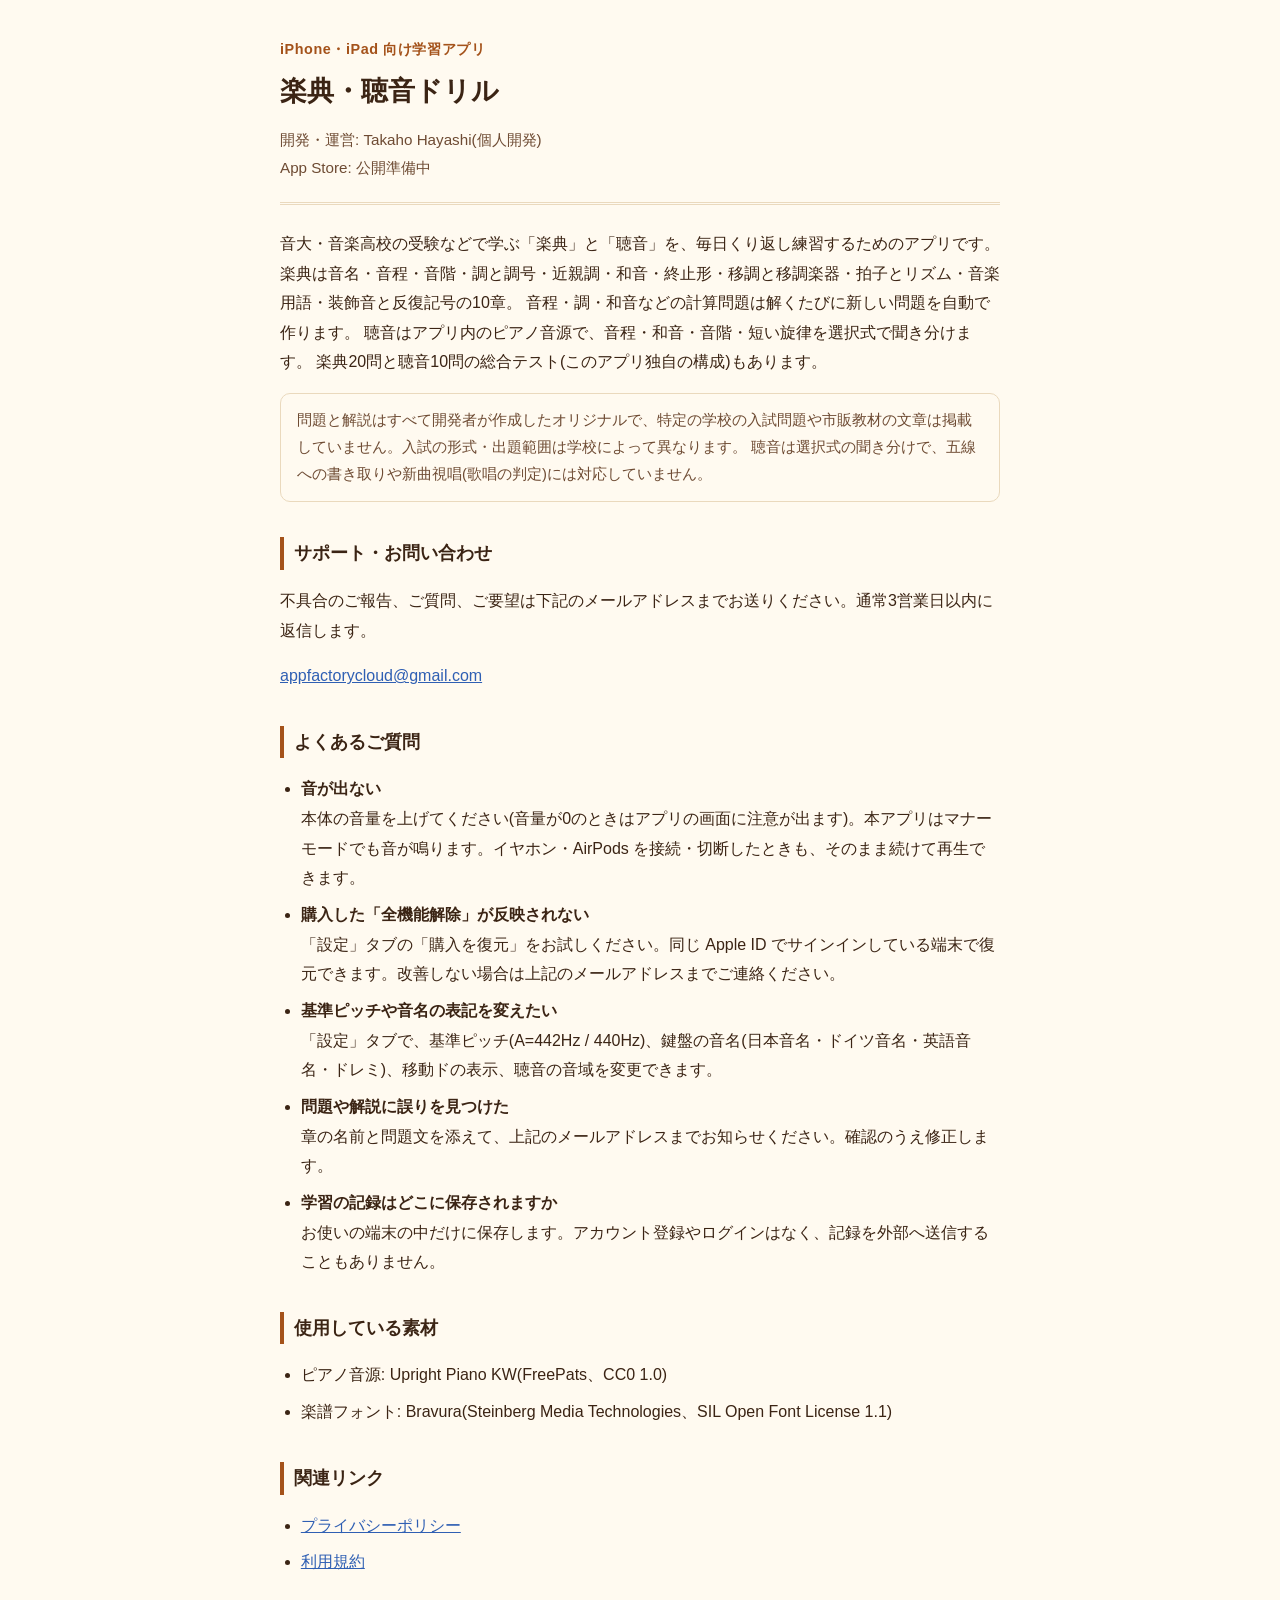
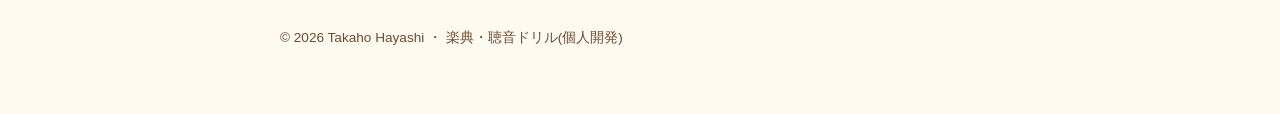
<file: docs/index.html>
<!DOCTYPE html>
<html lang="ja">
<head>
<meta charset="UTF-8">
<meta name="viewport" content="width=device-width, initial-scale=1.0">
<title>楽典・聴音ドリル | サポート</title>
<meta name="description" content="iPhone・iPad 向けの楽典と聴音の練習アプリ「楽典・聴音ドリル」のサポートページです。">
<link rel="stylesheet" href="style.css">
</head>
<body>

<header>
<p class="eyebrow">iPhone・iPad 向け学習アプリ</p>
<h1>楽典・聴音ドリル</h1>
<p class="meta">開発・運営: Takaho Hayashi(個人開発)<br>
App Store: <!-- APP_STORE_LINK: 公開後に https://apps.apple.com/jp/app/id〇〇〇 へのリンクに置き換える -->公開準備中</p>
</header>

<p>
音大・音楽高校の受験などで学ぶ「楽典」と「聴音」を、毎日くり返し練習するためのアプリです。
楽典は音名・音程・音階・調と調号・近親調・和音・終止形・移調と移調楽器・拍子とリズム・音楽用語・装飾音と反復記号の10章。
音程・調・和音などの計算問題は解くたびに新しい問題を自動で作ります。
聴音はアプリ内のピアノ音源で、音程・和音・音階・短い旋律を選択式で聞き分けます。
楽典20問と聴音10問の総合テスト(このアプリ独自の構成)もあります。
</p>
<p class="note">
問題と解説はすべて開発者が作成したオリジナルで、特定の学校の入試問題や市販教材の文章は掲載していません。入試の形式・出題範囲は学校によって異なります。
聴音は選択式の聞き分けで、五線への書き取りや新曲視唱(歌唱の判定)には対応していません。
</p>

<h2>サポート・お問い合わせ</h2>
<p>不具合のご報告、ご質問、ご要望は下記のメールアドレスまでお送りください。通常3営業日以内に返信します。</p>
<p><a href="mailto:appfactorycloud@gmail.com">appfactorycloud@gmail.com</a></p>

<h2>よくあるご質問</h2>
<ul>
  <li><strong>音が出ない</strong><br>本体の音量を上げてください(音量が0のときはアプリの画面に注意が出ます)。本アプリはマナーモードでも音が鳴ります。イヤホン・AirPods を接続・切断したときも、そのまま続けて再生できます。</li>
  <li><strong>購入した「全機能解除」が反映されない</strong><br>「設定」タブの「購入を復元」をお試しください。同じ Apple ID でサインインしている端末で復元できます。改善しない場合は上記のメールアドレスまでご連絡ください。</li>
  <li><strong>基準ピッチや音名の表記を変えたい</strong><br>「設定」タブで、基準ピッチ(A=442Hz / 440Hz)、鍵盤の音名(日本音名・ドイツ音名・英語音名・ドレミ)、移動ドの表示、聴音の音域を変更できます。</li>
  <li><strong>問題や解説に誤りを見つけた</strong><br>章の名前と問題文を添えて、上記のメールアドレスまでお知らせください。確認のうえ修正します。</li>
  <li><strong>学習の記録はどこに保存されますか</strong><br>お使いの端末の中だけに保存します。アカウント登録やログインはなく、記録を外部へ送信することもありません。</li>
</ul>

<h2>使用している素材</h2>
<ul>
  <li>ピアノ音源: Upright Piano KW(FreePats、CC0 1.0)</li>
  <li>楽譜フォント: Bravura(Steinberg Media Technologies、SIL Open Font License 1.1)</li>
</ul>

<h2>関連リンク</h2>
<ul>
  <li><a href="privacy.html">プライバシーポリシー</a></li>
  <li><a href="terms.html">利用規約</a></li>
</ul>

<footer>© 2026 Takaho Hayashi ・ 楽典・聴音ドリル(個人開発)</footer>

</body>
</html>
</file>
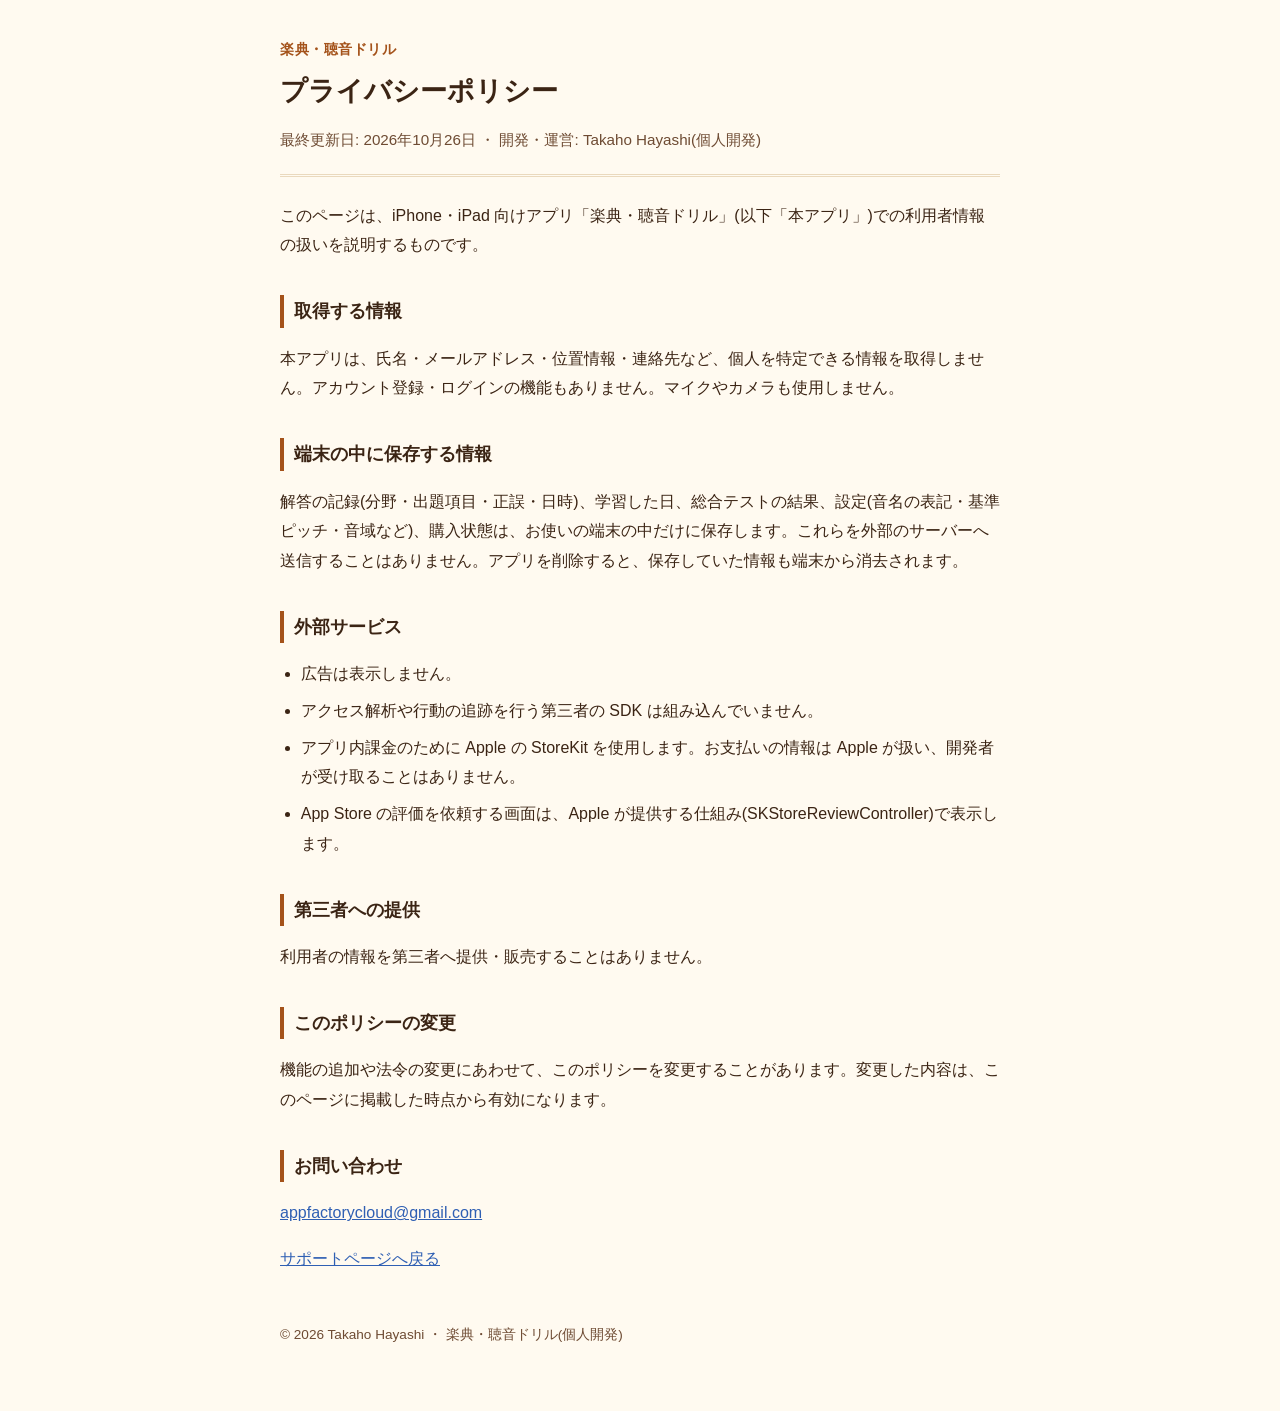
<file: docs/privacy.html>
<!DOCTYPE html>
<html lang="ja">
<head>
<meta charset="UTF-8">
<meta name="viewport" content="width=device-width, initial-scale=1.0">
<title>楽典・聴音ドリル | プライバシーポリシー</title>
<link rel="stylesheet" href="style.css">
</head>
<body>

<header>
<p class="eyebrow">楽典・聴音ドリル</p>
<h1>プライバシーポリシー</h1>
<p class="meta">最終更新日: 2026年10月26日 ・ 開発・運営: Takaho Hayashi(個人開発)</p>
</header>

<p>このページは、iPhone・iPad 向けアプリ「楽典・聴音ドリル」(以下「本アプリ」)での利用者情報の扱いを説明するものです。</p>

<h2>取得する情報</h2>
<p>本アプリは、氏名・メールアドレス・位置情報・連絡先など、個人を特定できる情報を取得しません。アカウント登録・ログインの機能もありません。マイクやカメラも使用しません。</p>

<h2>端末の中に保存する情報</h2>
<p>解答の記録(分野・出題項目・正誤・日時)、学習した日、総合テストの結果、設定(音名の表記・基準ピッチ・音域など)、購入状態は、お使いの端末の中だけに保存します。これらを外部のサーバーへ送信することはありません。アプリを削除すると、保存していた情報も端末から消去されます。</p>

<h2>外部サービス</h2>
<ul>
  <li>広告は表示しません。</li>
  <li>アクセス解析や行動の追跡を行う第三者の SDK は組み込んでいません。</li>
  <li>アプリ内課金のために Apple の StoreKit を使用します。お支払いの情報は Apple が扱い、開発者が受け取ることはありません。</li>
  <li>App Store の評価を依頼する画面は、Apple が提供する仕組み(SKStoreReviewController)で表示します。</li>
</ul>

<h2>第三者への提供</h2>
<p>利用者の情報を第三者へ提供・販売することはありません。</p>

<h2>このポリシーの変更</h2>
<p>機能の追加や法令の変更にあわせて、このポリシーを変更することがあります。変更した内容は、このページに掲載した時点から有効になります。</p>

<h2>お問い合わせ</h2>
<p><a href="mailto:appfactorycloud@gmail.com">appfactorycloud@gmail.com</a></p>
<p><a href="index.html">サポートページへ戻る</a></p>

<footer>© 2026 Takaho Hayashi ・ 楽典・聴音ドリル(個人開発)</footer>

</body>
</html>
</file>
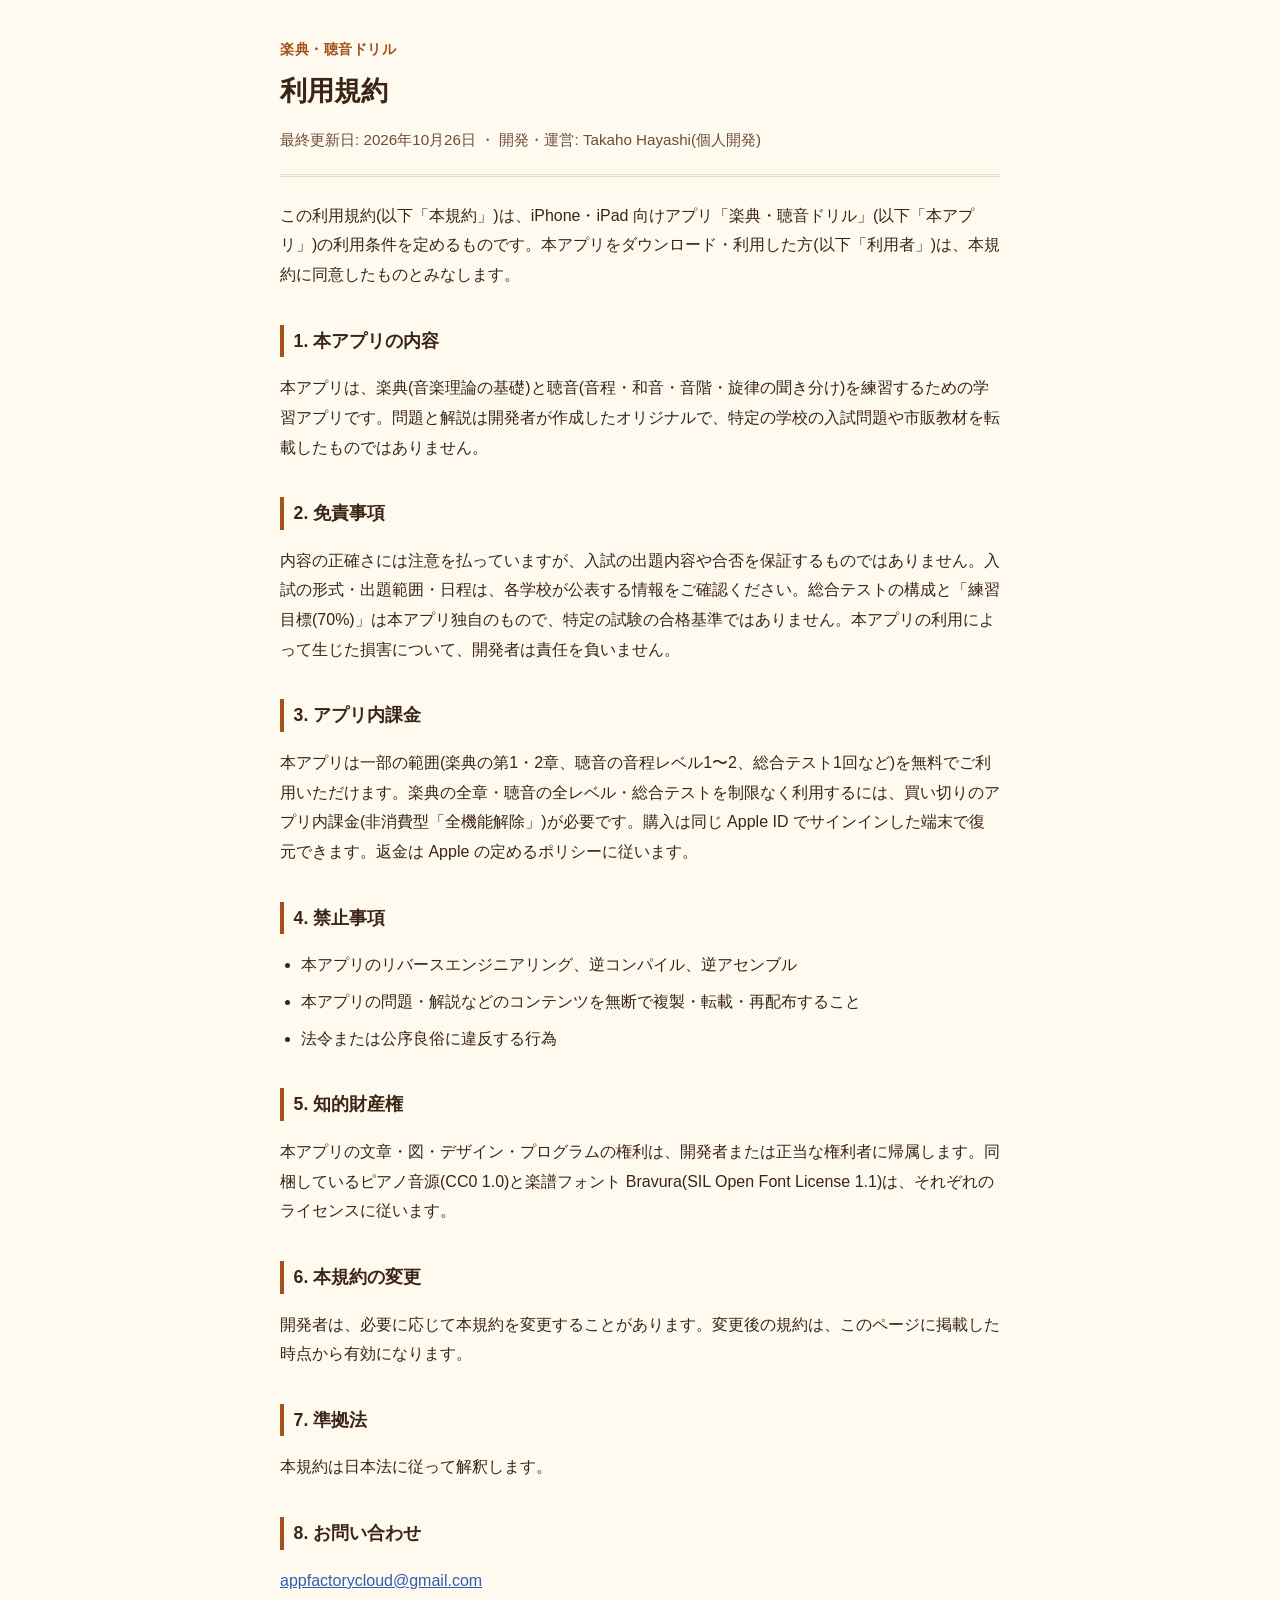
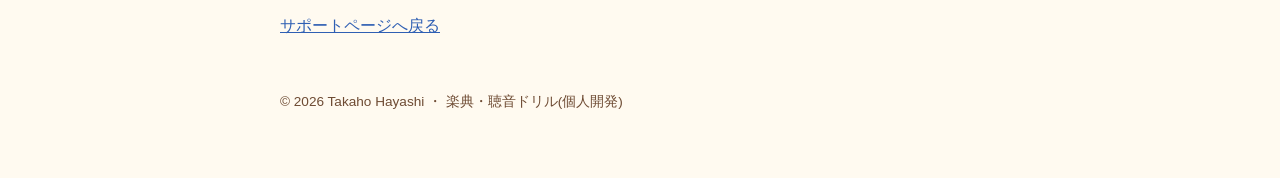
<file: docs/terms.html>
<!DOCTYPE html>
<html lang="ja">
<head>
<meta charset="UTF-8">
<meta name="viewport" content="width=device-width, initial-scale=1.0">
<title>楽典・聴音ドリル | 利用規約</title>
<link rel="stylesheet" href="style.css">
</head>
<body>

<header>
<p class="eyebrow">楽典・聴音ドリル</p>
<h1>利用規約</h1>
<p class="meta">最終更新日: 2026年10月26日 ・ 開発・運営: Takaho Hayashi(個人開発)</p>
</header>

<p>この利用規約(以下「本規約」)は、iPhone・iPad 向けアプリ「楽典・聴音ドリル」(以下「本アプリ」)の利用条件を定めるものです。本アプリをダウンロード・利用した方(以下「利用者」)は、本規約に同意したものとみなします。</p>

<h2>1. 本アプリの内容</h2>
<p>本アプリは、楽典(音楽理論の基礎)と聴音(音程・和音・音階・旋律の聞き分け)を練習するための学習アプリです。問題と解説は開発者が作成したオリジナルで、特定の学校の入試問題や市販教材を転載したものではありません。</p>

<h2>2. 免責事項</h2>
<p>内容の正確さには注意を払っていますが、入試の出題内容や合否を保証するものではありません。入試の形式・出題範囲・日程は、各学校が公表する情報をご確認ください。総合テストの構成と「練習目標(70%)」は本アプリ独自のもので、特定の試験の合格基準ではありません。本アプリの利用によって生じた損害について、開発者は責任を負いません。</p>

<h2>3. アプリ内課金</h2>
<p>本アプリは一部の範囲(楽典の第1・2章、聴音の音程レベル1〜2、総合テスト1回など)を無料でご利用いただけます。楽典の全章・聴音の全レベル・総合テストを制限なく利用するには、買い切りのアプリ内課金(非消費型「全機能解除」)が必要です。購入は同じ Apple ID でサインインした端末で復元できます。返金は Apple の定めるポリシーに従います。</p>

<h2>4. 禁止事項</h2>
<ul>
  <li>本アプリのリバースエンジニアリング、逆コンパイル、逆アセンブル</li>
  <li>本アプリの問題・解説などのコンテンツを無断で複製・転載・再配布すること</li>
  <li>法令または公序良俗に違反する行為</li>
</ul>

<h2>5. 知的財産権</h2>
<p>本アプリの文章・図・デザイン・プログラムの権利は、開発者または正当な権利者に帰属します。同梱しているピアノ音源(CC0 1.0)と楽譜フォント Bravura(SIL Open Font License 1.1)は、それぞれのライセンスに従います。</p>

<h2>6. 本規約の変更</h2>
<p>開発者は、必要に応じて本規約を変更することがあります。変更後の規約は、このページに掲載した時点から有効になります。</p>

<h2>7. 準拠法</h2>
<p>本規約は日本法に従って解釈します。</p>

<h2>8. お問い合わせ</h2>
<p><a href="mailto:appfactorycloud@gmail.com">appfactorycloud@gmail.com</a></p>
<p><a href="index.html">サポートページへ戻る</a></p>

<footer>© 2026 Takaho Hayashi ・ 楽典・聴音ドリル(個人開発)</footer>

</body>
</html>
</file>
<file: docs/style.css>
:root { color-scheme: light dark; --ink: #3b2414; --muted: #6e4b33; --paper: #fffaf0; --line: #ead9bd; --accent: #a4521a; --link: #2f5fb3; }
@media (prefers-color-scheme: dark) {
  :root { --ink: #f3e9dc; --muted: #cbb59f; --paper: #1d1813; --line: #3d3125; --accent: #f2a65e; --link: #8fb4f2; }
}
* { box-sizing: border-box; }
body {
  margin: 0 auto; max-width: 760px; padding: 2.25rem 1.25rem 4rem;
  font-family: -apple-system, BlinkMacSystemFont, "Hiragino Sans", "Hiragino Kaku Gothic ProN", sans-serif;
  line-height: 1.85; color: var(--ink); background: var(--paper);
}
a { color: var(--link); }
header { border-bottom: 3px double var(--line); padding-bottom: 1.25rem; margin-bottom: 1.5rem; }
header .eyebrow { color: var(--accent); font-weight: 700; font-size: .9rem; letter-spacing: .04em; margin: 0; }
h1 { font-family: "Hiragino Mincho ProN", serif; font-size: 1.7rem; margin: .2rem 0 .6rem; }
h2 { font-size: 1.1rem; margin-top: 2.2rem; padding-left: .6rem; border-left: 4px solid var(--accent); }
.meta { color: var(--muted); font-size: .95rem; margin: 0; }
ul { padding-left: 1.3rem; }
li { margin-bottom: .45rem; }
.note { border: 1px solid var(--line); border-radius: 10px; padding: .8rem 1rem; font-size: .92rem; color: var(--muted); }
footer { margin-top: 3rem; font-size: .85rem; color: var(--muted); }
</file>
